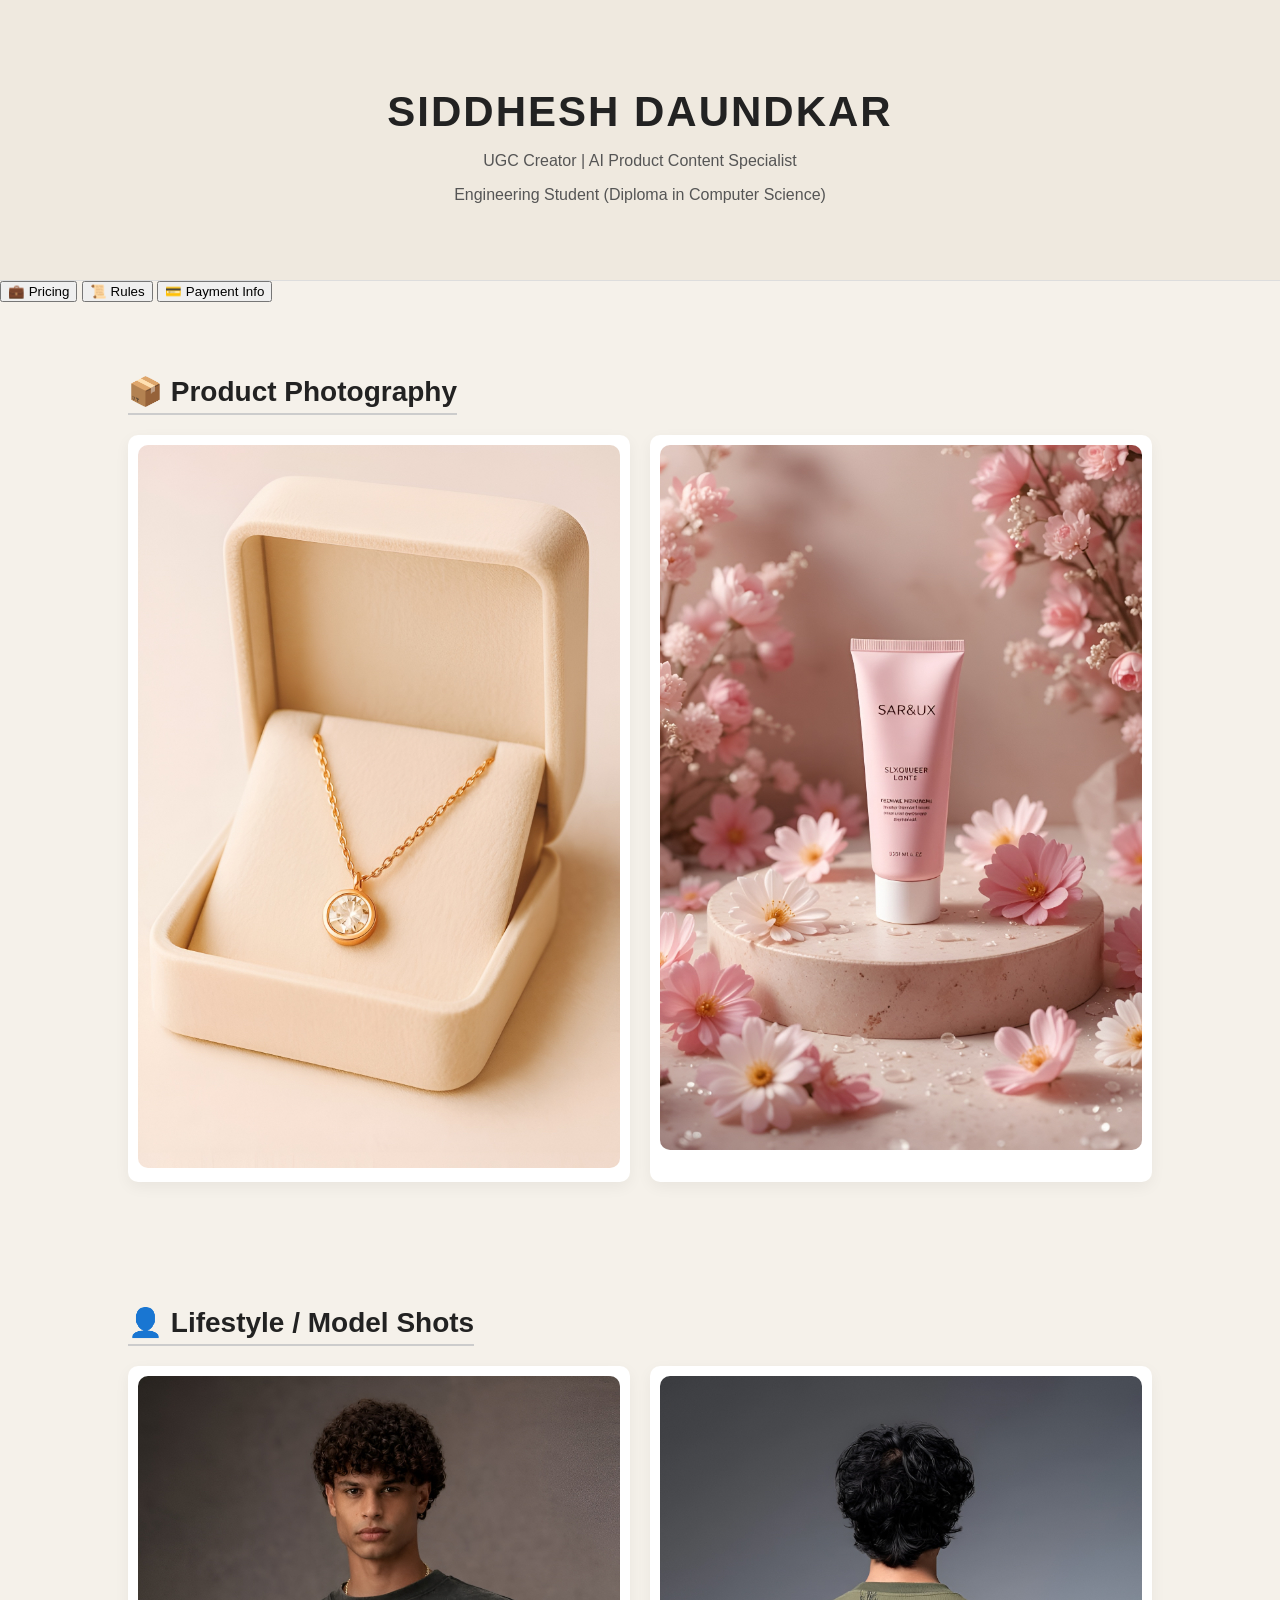
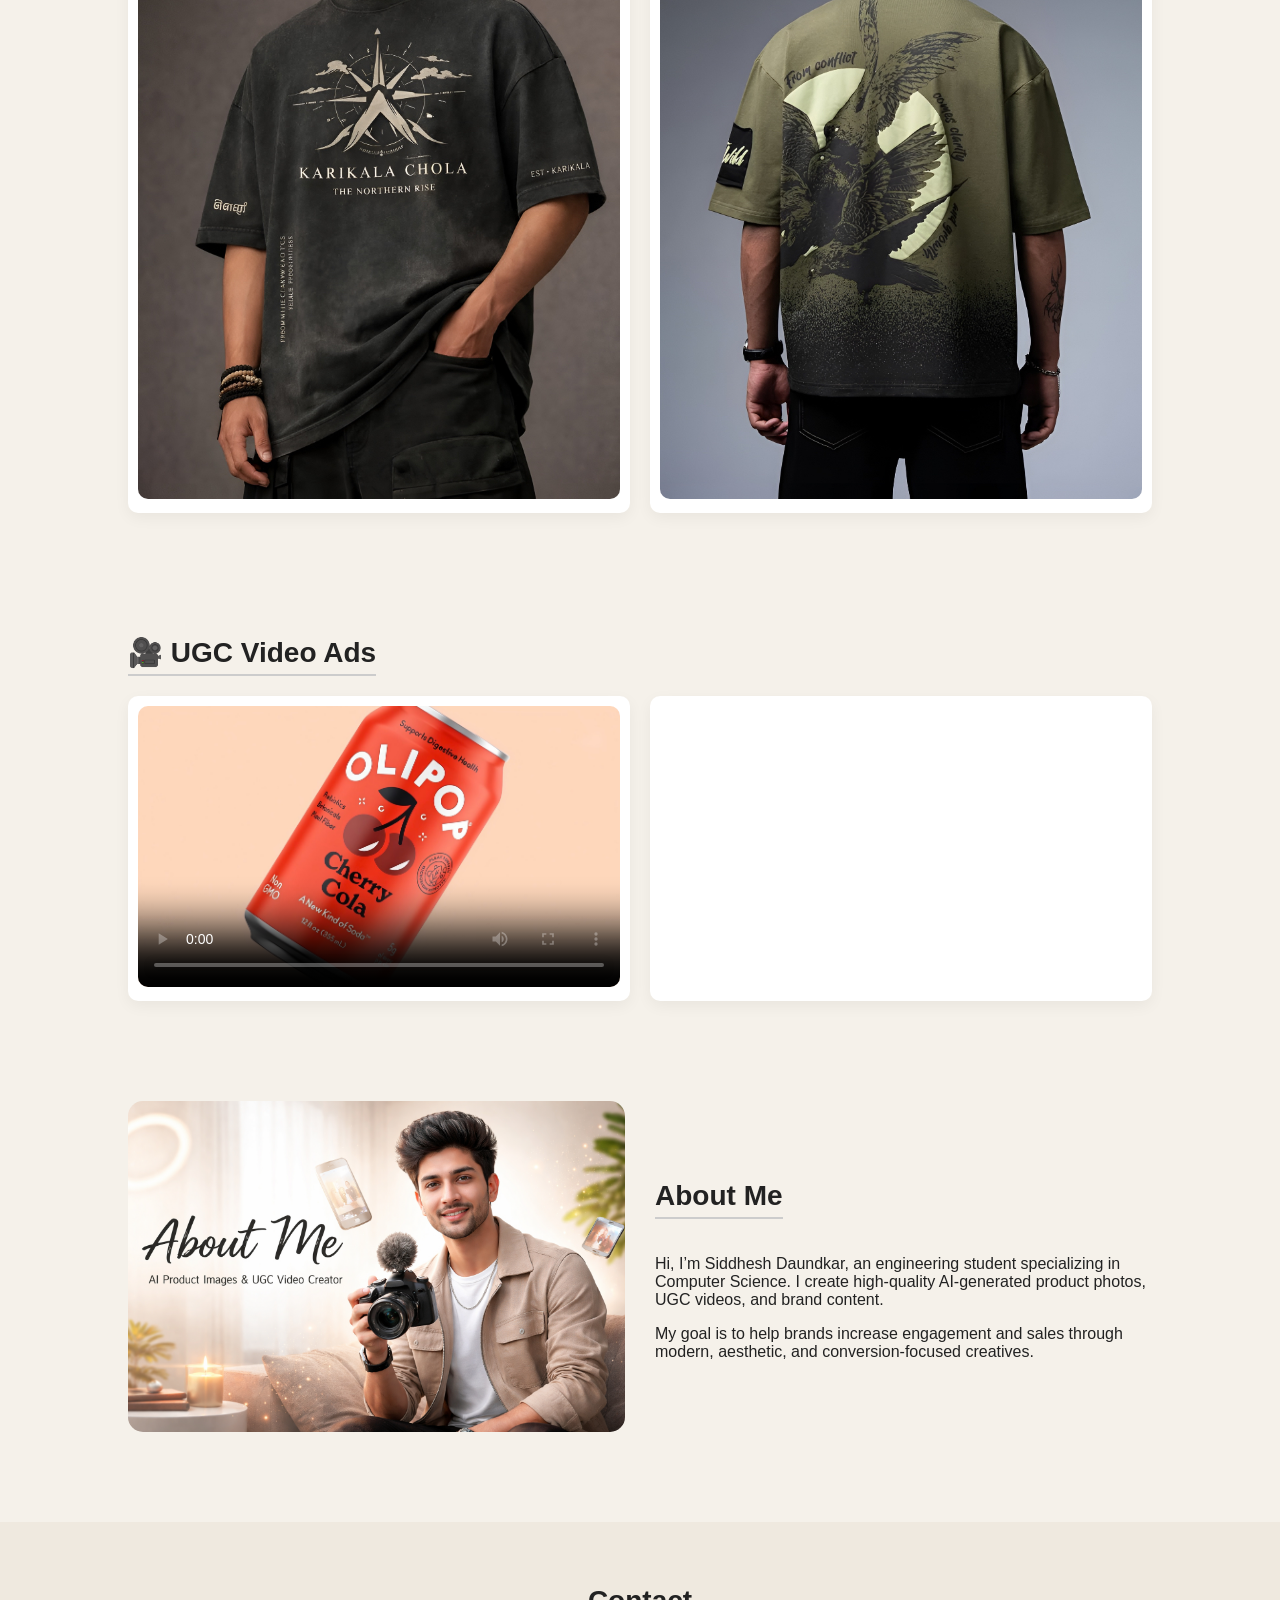
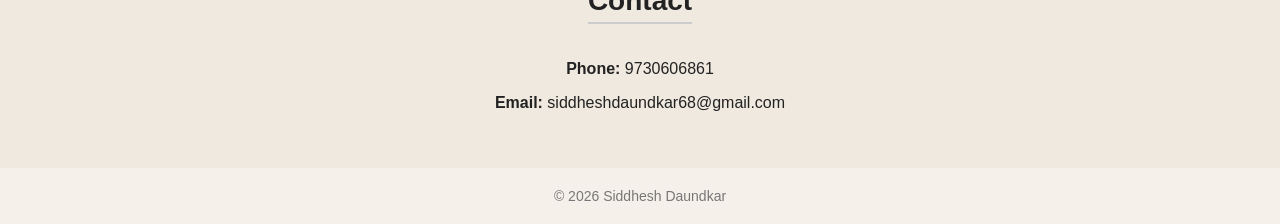
<file: index.html>
<!DOCTYPE html>
<html lang="en">
<head>
<meta charset="UTF-8">
<title>Siddhesh Daundkar Portfolio</title>

<style>
body {
    margin: 0;
    font-family: 'Helvetica Neue', sans-serif;
    background-color: #f5f1ea;
    color: #222;
}

/* HEADER */
header {
    padding: 60px 20px;
    text-align: center;
    background: #efe9df;
    border-bottom: 1px solid #ddd;
}

header h1 {
    font-size: 42px;
    letter-spacing: 2px;
    margin-bottom: 10px;
}

header p {
    color: #555;
    font-size: 16px;
}

/* SECTION */
section {
    padding: 50px 10%;
}

h2 {
    font-size: 28px;
    margin-bottom: 20px;
    border-bottom: 2px solid #ccc;
    display: inline-block;
    padding-bottom: 5px;
}

/* GRID */
.grid {
    display: grid;
    grid-template-columns: repeat(auto-fit, minmax(250px, 1fr));
    gap: 20px;
}

/* CARD */
.card {
    background: white;
    padding: 10px;
    border-radius: 10px;
    box-shadow: 0px 5px 15px rgba(0,0,0,0.05);
    transition: 0.3s;
}

.card:hover {
    transform: translateY(-5px);
}

/* MEDIA */
img, video {
    width: 100%;
    border-radius: 10px;
}

/* ABOUT */
.about {
    display: grid;
    grid-template-columns: 1fr 1fr;
    gap: 30px;
    align-items: center;
}

.about img {
    border-radius: 15px;
}

/* CONTACT */
.contact {
    text-align: center;
    background: #efe9df;
    padding: 40px;
    margin-top: 40px;
}

/* FOOTER */
footer {
    text-align: center;
    padding: 20px;
    font-size: 14px;
    color: #777;
}
</style>
</head>

<body>

<header>
    <h1>SIDDHESH DAUNDKAR</h1>
    <p>UGC Creator | AI Product Content Specialist</p>
    <p>Engineering Student (Diploma in Computer Science)</p>
</header>
<div class="main-buttons">
    <button onclick="window.location.href='pricing.html'" class="big-btn">💼 Pricing</button>
    <button onclick="window.location.href='rules.html'" class="big-btn">📜 Rules</button>
    <button onclick="window.location.href='info.html'" class="big-btn">💳 Payment Info</button>
</div>
<section>
    <h2>📦 Product Photography</h2>
    <div class="grid">
        <div class="card"><img src="product1.jpg"></div>
        <div class="card"><img src="product2.jpg"></div>
    </div>
</section>

<section>
    <h2>👤 Lifestyle / Model Shots</h2>
    <div class="grid">
        <div class="card"><img src="model1.jpg"></div>
        <div class="card"><img src="model2.jpg"></div>
    </div>
</section>

<section>
    <h2>🎥 UGC Video Ads</h2>
    <div class="grid">
        <div class="card">
<video controls width="100%" poster="thumbnail1.jpg">
    <source src="video1.mp4" type="video/mp4">
    <video controls width="100%" poster="thumbnail1.jpg">
    <source src="video1.mp4" type="video/mp4">
</video>
</video>
        </div>
        <div class="card">
           
        </div>
    </div>
</section>

<section class="about">
    <img src="profile.jpg">
    <div>
        <h2>About Me</h2>
        <p>
            Hi, I’m Siddhesh Daundkar, an engineering student specializing in Computer Science.
            I create high-quality AI-generated product photos, UGC videos, and brand content.
        </p>
        <p>
            My goal is to help brands increase engagement and sales through modern, 
            aesthetic, and conversion-focused creatives.
        </p>
    </div>
</section>

<div class="contact">
    <h2>Contact</h2>
    <p><b>Phone:</b> 9730606861</p>
    <p><b>Email:</b> siddheshdaundkar68@gmail.com</p>
</div>

<footer>
    © 2026 Siddhesh Daundkar
</footer>

</body>
</html>
</file>
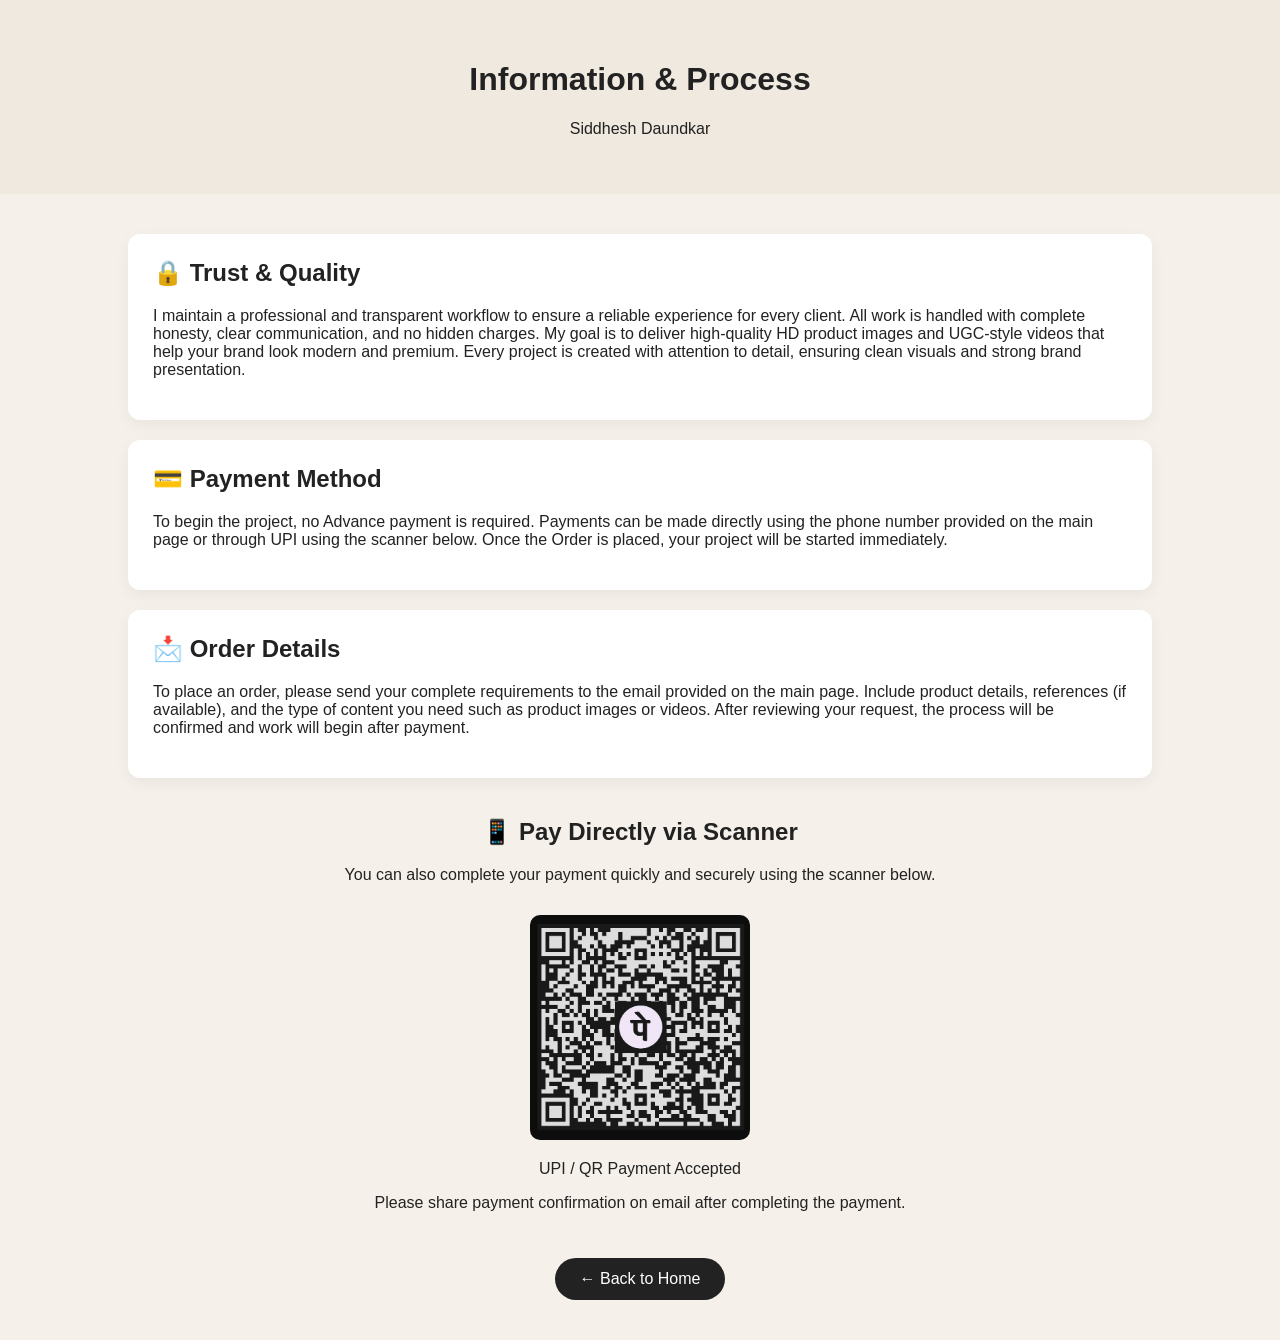
<file: info.html>
<!DOCTYPE html>
<html lang="en">
<head>
<meta charset="UTF-8">
<title>Information</title>

<style>
body {
    margin: 0;
    font-family: 'Helvetica Neue', sans-serif;
    background: #f5f1ea;
    color: #222;
}

header {
    text-align: center;
    padding: 40px;
    background: #efe9df;
}

section {
    padding: 40px 10%;
}

.card {
    background: white;
    padding: 25px;
    margin-bottom: 20px;
    border-radius: 12px;
    box-shadow: 0px 5px 15px rgba(0,0,0,0.05);
}

h2 {
    margin-top: 0;
}

/* QR SECTION */
.qr-section {
    text-align: center;
    margin-top: 40px;
}

.qr-section img {
    width: 220px;
    border-radius: 10px;
    margin-top: 15px;
}

/* BUTTON */
.btn {
    display: inline-block;
    margin-top: 30px;
    padding: 12px 25px;
    background: #222;
    color: white;
    border-radius: 25px;
    text-decoration: none;
}

.btn:hover {
    background: #555;
}
</style>

</head>

<body>

<header>
    <h1>Information & Process</h1>
    <p>Siddhesh Daundkar</p>
</header>

<section>

<!-- TRUST SECTION -->
<div class="card">
    <h2>🔒 Trust & Quality</h2>
    <p>
    I maintain a professional and transparent workflow to ensure a reliable experience for every client. 
    All work is handled with complete honesty, clear communication, and no hidden charges. 
    My goal is to deliver high-quality HD product images and UGC-style videos that help your brand look modern and premium.
    Every project is created with attention to detail, ensuring clean visuals and strong brand presentation.
    </p>
</div>

<!-- PAYMENT SECTION -->
<div class="card">
    <h2>💳 Payment Method</h2>
    <p>
    To begin the project, no Advance payment is required. Payments can be made directly using the phone number 
    provided on the main page or through UPI using the scanner below. Once the Order is placed, your project will be started immediately.
    </p>
</div>

<!-- ORDER SECTION -->
<div class="card">
    <h2>📩 Order Details</h2>
    <p>
    To place an order, please send your complete requirements to the email provided on the main page. 
    Include product details, references (if available), and the type of content you need such as product images or videos.
    After reviewing your request, the process will be confirmed and work will begin after payment.
    </p>
</div>

<!-- QR PAYMENT SECTION -->
<div class="qr-section">
    <h2>📱 Pay Directly via Scanner</h2>
    <p>
    You can also complete your payment quickly and securely using the scanner below.
    </p>

    <!-- ADD YOUR QR IMAGE -->
    <img src="scanner.jpg" alt="Payment Scanner">

    <p>UPI / QR Payment Accepted</p>
    <p>Please share payment confirmation on email after completing the payment.</p>
</div>

<!-- BACK BUTTON -->
<div style="text-align:center;">
    <a href="index.html" class="btn">← Back to Home</a>
</div>

</section>

</body>
</html>
</file>
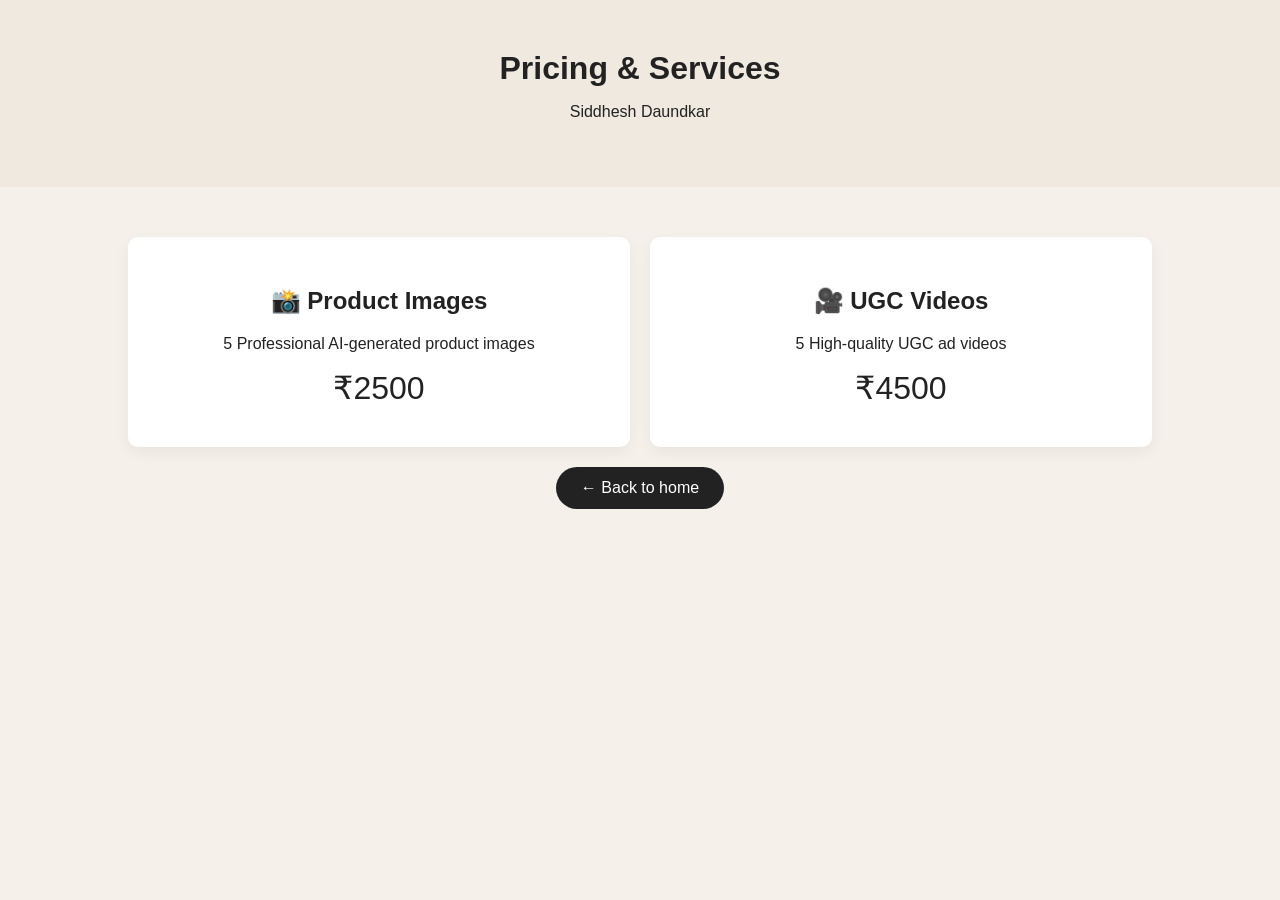
<file: pricing.html>
<!DOCTYPE html>
<html lang="en">
<head>
<meta charset="UTF-8">
<title>Pricing - Siddhesh Daundkar</title>

<style>
body {
    margin: 0;
    font-family: 'Helvetica Neue', sans-serif;
    background-color: #f5f1ea;
    color: #222;
    text-align: center;
}

header {
    padding: 50px;
    background: #efe9df;
}

h1 {
    margin: 0;
}

section {
    padding: 50px 10%;
}

.grid {
    display: grid;
    grid-template-columns: repeat(auto-fit, minmax(250px, 1fr));
    gap: 20px;
}

.card {
    background: white;
    padding: 30px;
    border-radius: 10px;
    box-shadow: 0px 5px 15px rgba(0,0,0,0.05);
}

.price {
    font-size: 32px;
    margin: 10px 0;
}

.btn {
    display: inline-block;
    padding: 12px 25px;
    background: #222;
    color: white;
    text-decoration: none;
    border-radius: 25px;
    margin-top: 20px;
}

.btn:hover {
    background: #555;
}
</style>
</head>

<body>

<header>
    <h1>Pricing & Services</h1>
    <p>Siddhesh Daundkar</p>
</header>

<section>
    <div class="grid">

        <div class="card">
            <h2>📸 Product Images</h2>
            <p>5 Professional AI-generated product images</p>
            <div class="price">₹2500</div>
        </div>

        <div class="card">
            <h2>🎥 UGC Videos</h2>
            <p>5 High-quality UGC ad videos</p>
            <div class="price">₹4500</div>
        </div>

    </div>

    <a href="index.html" class="btn">← Back to home</a>
</section>

</body>
</html>
</file>
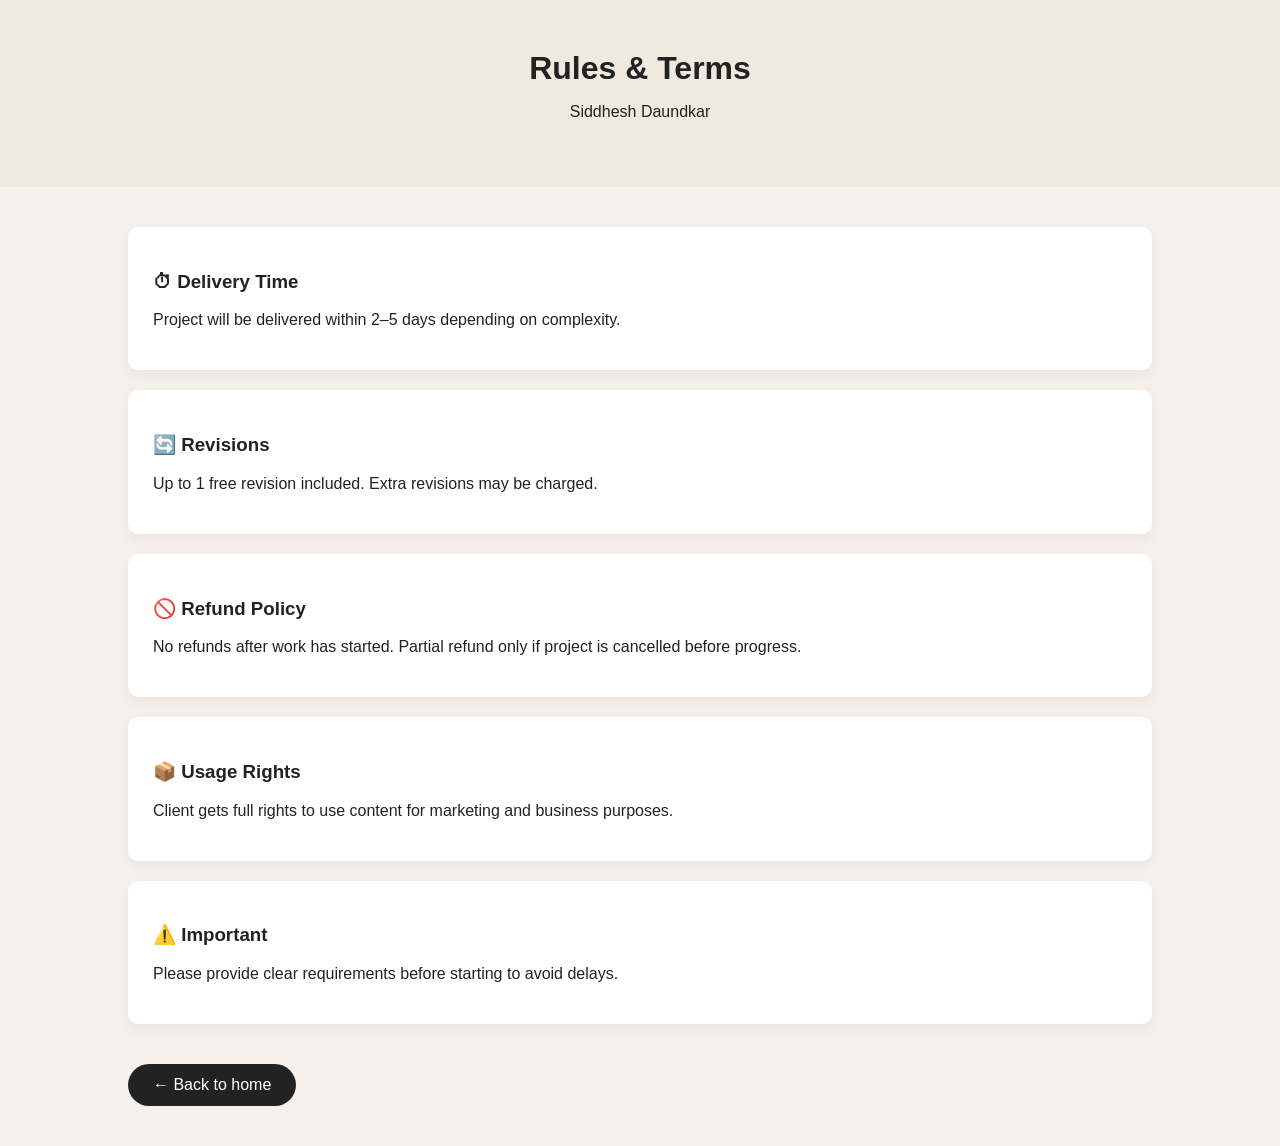
<file: rules.html>
<!DOCTYPE html>
<html lang="en">
<head>
<meta charset="UTF-8">
<title>Rules & Terms - Siddhesh Daundkar</title>

<style>
body {
    margin: 0;
    font-family: 'Helvetica Neue', sans-serif;
    background-color: #f5f1ea;
    color: #222;
}

header {
    padding: 50px;
    text-align: center;
    background: #efe9df;
}

section {
    padding: 40px 10%;
}

h1 {
    margin: 0;
}

.rule-box {
    background: white;
    padding: 25px;
    margin-bottom: 20px;
    border-radius: 10px;
    box-shadow: 0px 5px 15px rgba(0,0,0,0.05);
}

.btn {
    display: inline-block;
    padding: 12px 25px;
    background: #222;
    color: white;
    text-decoration: none;
    border-radius: 25px;
    margin-top: 20px;
}

.btn:hover {
    background: #555;
}
</style>
</head>

<body>

<header>
    <h1>Rules & Terms</h1>
    <p>Siddhesh Daundkar</p>
</header>

<section>


<div class="rule-box">
    <h3>⏱ Delivery Time</h3>
    <p>Project will be delivered within 2–5 days depending on complexity.</p>
</div>

<div class="rule-box">
    <h3>🔄 Revisions</h3>
    <p>Up to 1 free revision included. Extra revisions may be charged.</p>
</div>

<div class="rule-box">
    <h3>🚫 Refund Policy</h3>
    <p>No refunds after work has started. Partial refund only if project is cancelled before progress.</p>
</div>

<div class="rule-box">
    <h3>📦 Usage Rights</h3>
    <p>Client gets full rights to use content for marketing and business purposes.</p>
</div>

<div class="rule-box">
    <h3>⚠️ Important</h3>
    <p>Please provide clear requirements before starting to avoid delays.</p>
</div>

<a href="index.html" class="btn">← Back to home</a>

</section>

</body>
</html>
</file>
